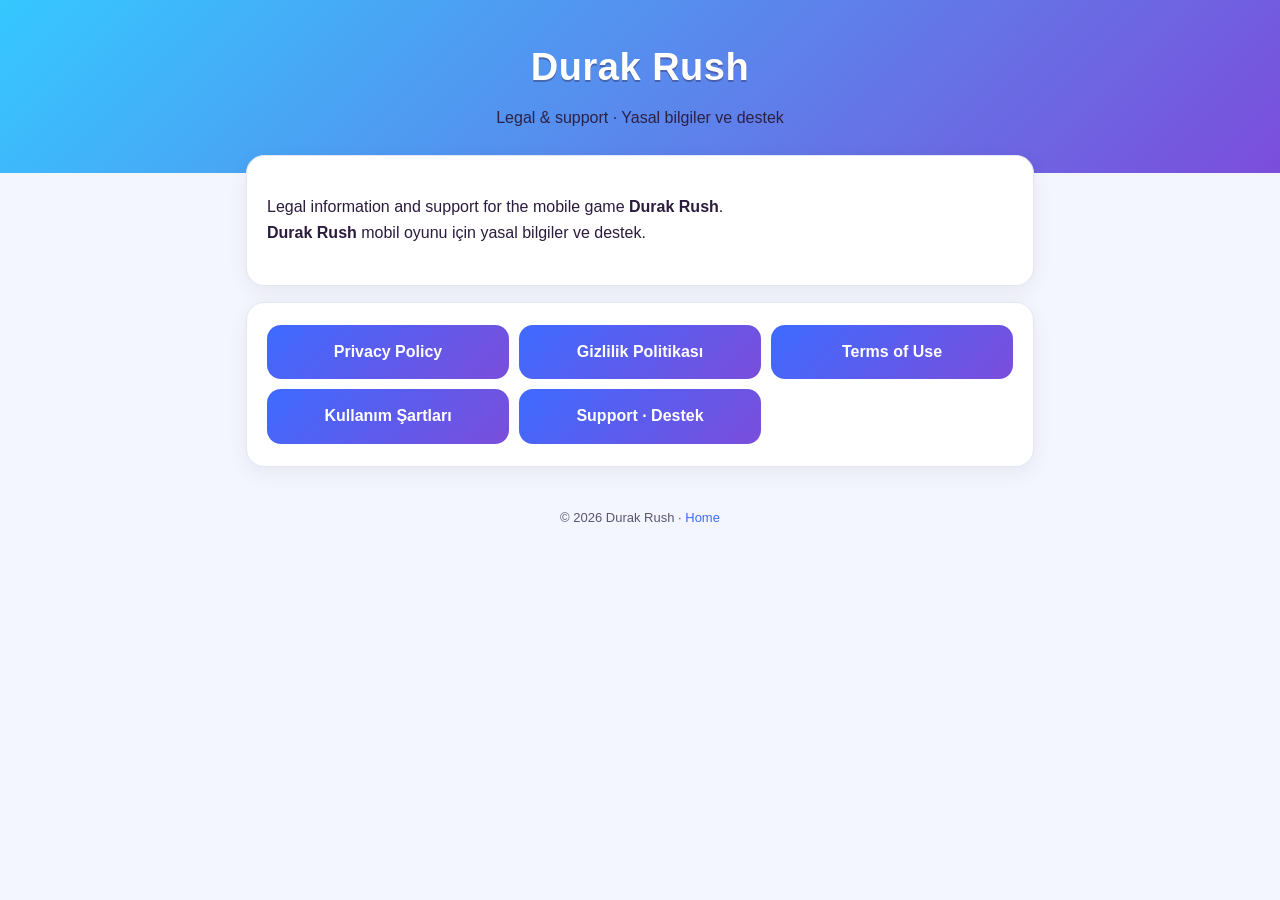
<file: index.html>
<!doctype html>
<html lang="en"><head><meta charset="utf-8"><meta name="viewport" content="width=device-width,initial-scale=1">
<title>Durak Rush Legal · Durak Rush</title><meta name="description" content="Legal & support · Yasal bilgiler ve destek">
<link rel="stylesheet" href="style.css"></head><body>
<header class="hero"><h1>Durak Rush</h1><p>Legal & support · Yasal bilgiler ve destek</p><nav class="langs"></nav></header>
<main>
<div class="card">
<p>Legal information and support for the mobile game <strong>Durak Rush</strong>.<br>
<strong>Durak Rush</strong> mobil oyunu için yasal bilgiler ve destek.</p>
</div>
<div class="card links">
<a href="privacy.html">Privacy Policy</a><a href="privacy-tr.html">Gizlilik Politikası</a>
<a href="terms.html">Terms of Use</a><a href="terms-tr.html">Kullanım Şartları</a>
<a href="support.html">Support · Destek</a>
</div></main>
<footer>© 2026 Durak Rush · <a href="index.html">Home</a></footer>
</body></html>
</file>
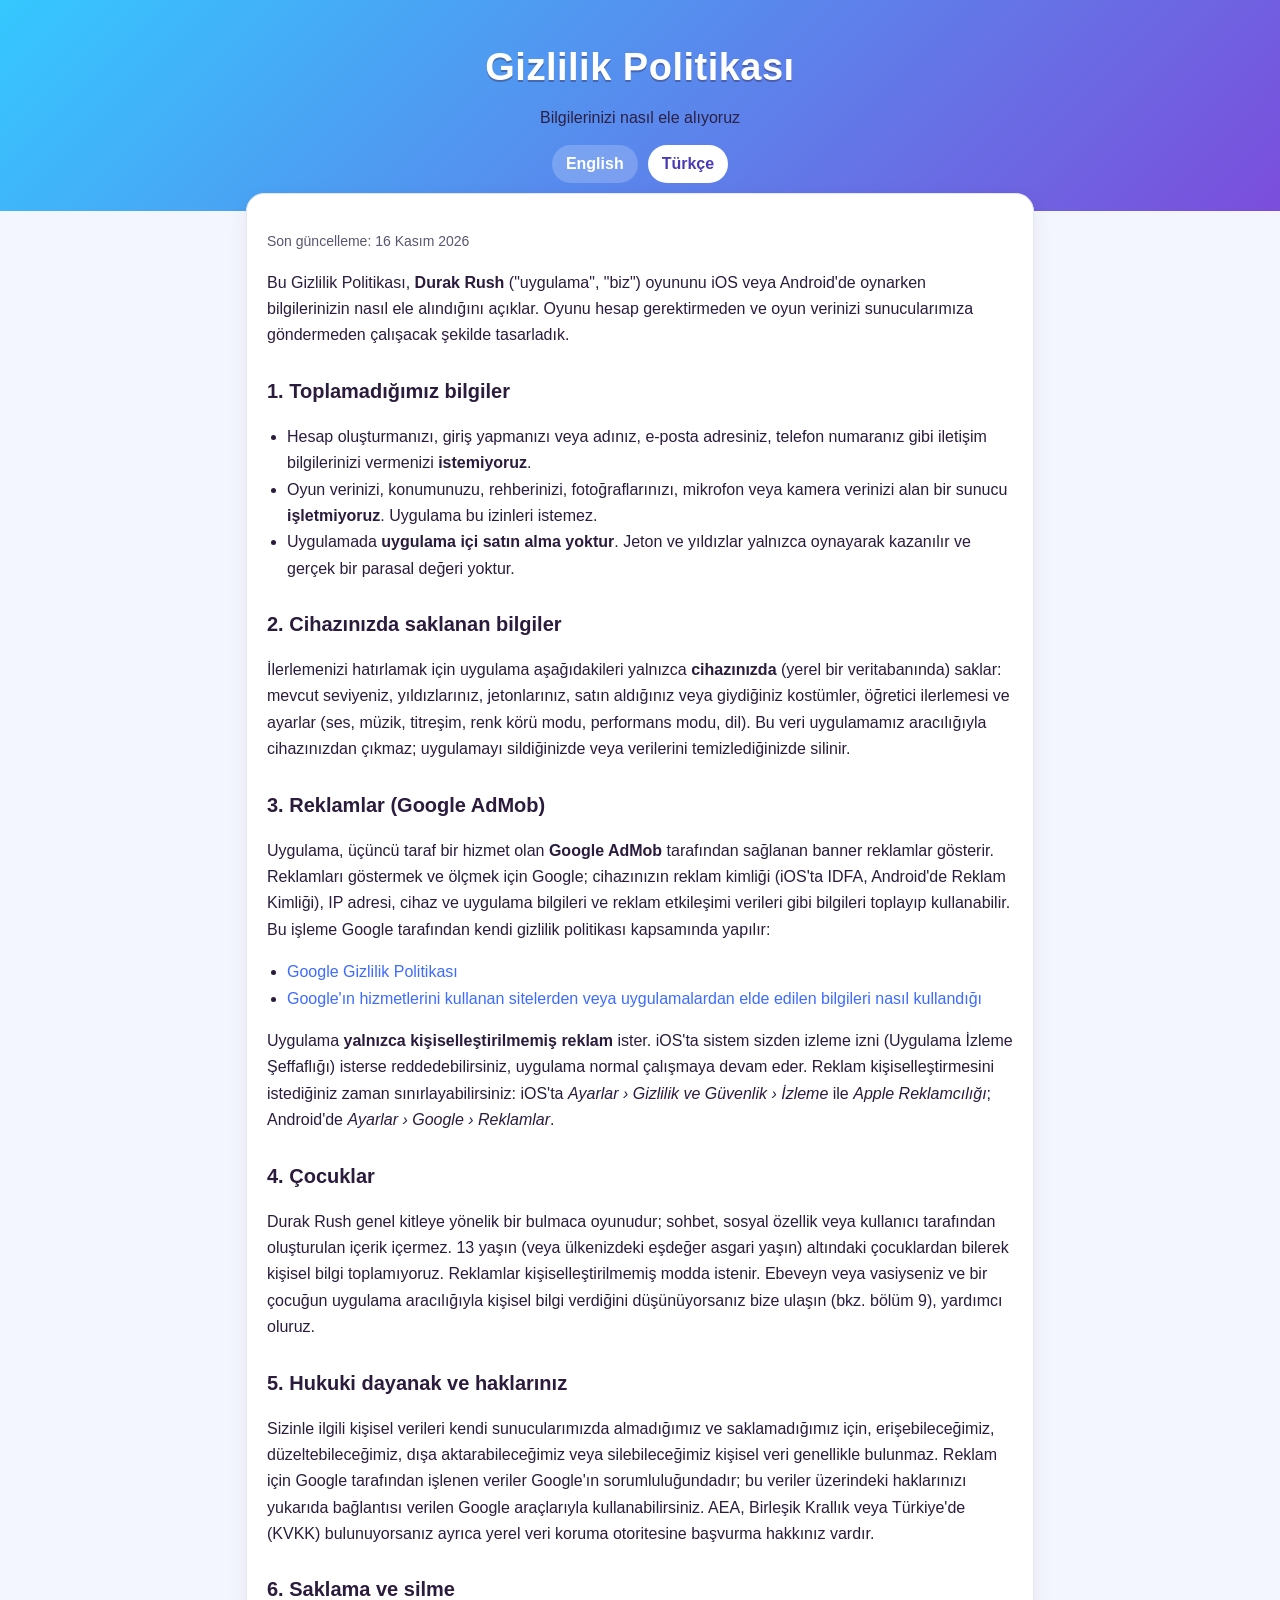
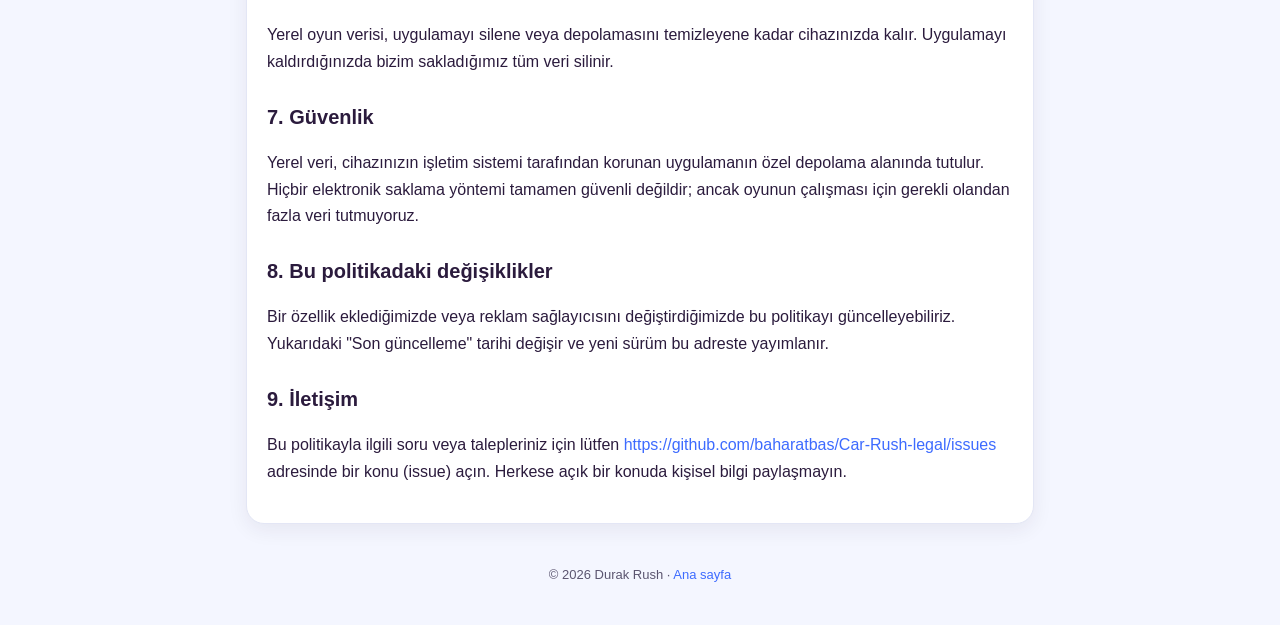
<file: privacy-tr.html>
<!doctype html>
<html lang="tr"><head><meta charset="utf-8"><meta name="viewport" content="width=device-width,initial-scale=1">
<title>Gizlilik Politikası · Durak Rush</title><meta name="description" content="Bilgilerinizi nasıl ele alıyoruz">
<link rel="stylesheet" href="style.css"></head><body>
<header class="hero"><h1>Gizlilik Politikası</h1><p>Bilgilerinizi nasıl ele alıyoruz</p><nav class="langs"><a href="privacy.html" class="">English</a><a href="privacy-tr.html" class="on">Türkçe</a></nav></header>
<main>
<div class="card">
<p class="muted">Son güncelleme: 16 Kasım 2026</p>
<p>Bu Gizlilik Politikası, <strong>Durak Rush</strong> ("uygulama", "biz") oyununu iOS veya Android'de oynarken bilgilerinizin nasıl ele alındığını açıklar. Oyunu hesap gerektirmeden ve oyun verinizi sunucularımıza göndermeden çalışacak şekilde tasarladık.</p>

<h2>1. Toplamadığımız bilgiler</h2>
<ul>
<li>Hesap oluşturmanızı, giriş yapmanızı veya adınız, e-posta adresiniz, telefon numaranız gibi iletişim bilgilerinizi vermenizi <strong>istemiyoruz</strong>.</li>
<li>Oyun verinizi, konumunuzu, rehberinizi, fotoğraflarınızı, mikrofon veya kamera verinizi alan bir sunucu <strong>işletmiyoruz</strong>. Uygulama bu izinleri istemez.</li>
<li>Uygulamada <strong>uygulama içi satın alma yoktur</strong>. Jeton ve yıldızlar yalnızca oynayarak kazanılır ve gerçek bir parasal değeri yoktur.</li>
</ul>

<h2>2. Cihazınızda saklanan bilgiler</h2>
<p>İlerlemenizi hatırlamak için uygulama aşağıdakileri yalnızca <strong>cihazınızda</strong> (yerel bir veritabanında) saklar: mevcut seviyeniz, yıldızlarınız, jetonlarınız, satın aldığınız veya giydiğiniz kostümler, öğretici ilerlemesi ve ayarlar (ses, müzik, titreşim, renk körü modu, performans modu, dil). Bu veri uygulamamız aracılığıyla cihazınızdan çıkmaz; uygulamayı sildiğinizde veya verilerini temizlediğinizde silinir.</p>

<h2>3. Reklamlar (Google AdMob)</h2>
<p>Uygulama, üçüncü taraf bir hizmet olan <strong>Google AdMob</strong> tarafından sağlanan banner reklamlar gösterir. Reklamları göstermek ve ölçmek için Google; cihazınızın reklam kimliği (iOS'ta IDFA, Android'de Reklam Kimliği), IP adresi, cihaz ve uygulama bilgileri ve reklam etkileşimi verileri gibi bilgileri toplayıp kullanabilir. Bu işleme Google tarafından kendi gizlilik politikası kapsamında yapılır:</p>
<ul>
<li><a href="https://policies.google.com/privacy?hl=tr">Google Gizlilik Politikası</a></li>
<li><a href="https://policies.google.com/technologies/partner-sites?hl=tr">Google'ın hizmetlerini kullanan sitelerden veya uygulamalardan elde edilen bilgileri nasıl kullandığı</a></li>
</ul>
<p>Uygulama <strong>yalnızca kişiselleştirilmemiş reklam</strong> ister. iOS'ta sistem sizden izleme izni (Uygulama İzleme Şeffaflığı) isterse reddedebilirsiniz, uygulama normal çalışmaya devam eder. Reklam kişiselleştirmesini istediğiniz zaman sınırlayabilirsiniz: iOS'ta <em>Ayarlar › Gizlilik ve Güvenlik › İzleme</em> ile <em>Apple Reklamcılığı</em>; Android'de <em>Ayarlar › Google › Reklamlar</em>.</p>

<h2>4. Çocuklar</h2>
<p>Durak Rush genel kitleye yönelik bir bulmaca oyunudur; sohbet, sosyal özellik veya kullanıcı tarafından oluşturulan içerik içermez. 13 yaşın (veya ülkenizdeki eşdeğer asgari yaşın) altındaki çocuklardan bilerek kişisel bilgi toplamıyoruz. Reklamlar kişiselleştirilmemiş modda istenir. Ebeveyn veya vasiyseniz ve bir çocuğun uygulama aracılığıyla kişisel bilgi verdiğini düşünüyorsanız bize ulaşın (bkz. bölüm 9), yardımcı oluruz.</p>

<h2>5. Hukuki dayanak ve haklarınız</h2>
<p>Sizinle ilgili kişisel verileri kendi sunucularımızda almadığımız ve saklamadığımız için, erişebileceğimiz, düzeltebileceğimiz, dışa aktarabileceğimiz veya silebileceğimiz kişisel veri genellikle bulunmaz. Reklam için Google tarafından işlenen veriler Google'ın sorumluluğundadır; bu veriler üzerindeki haklarınızı yukarıda bağlantısı verilen Google araçlarıyla kullanabilirsiniz. AEA, Birleşik Krallık veya Türkiye'de (KVKK) bulunuyorsanız ayrıca yerel veri koruma otoritesine başvurma hakkınız vardır.</p>

<h2>6. Saklama ve silme</h2>
<p>Yerel oyun verisi, uygulamayı silene veya depolamasını temizleyene kadar cihazınızda kalır. Uygulamayı kaldırdığınızda bizim sakladığımız tüm veri silinir.</p>

<h2>7. Güvenlik</h2>
<p>Yerel veri, cihazınızın işletim sistemi tarafından korunan uygulamanın özel depolama alanında tutulur. Hiçbir elektronik saklama yöntemi tamamen güvenli değildir; ancak oyunun çalışması için gerekli olandan fazla veri tutmuyoruz.</p>

<h2>8. Bu politikadaki değişiklikler</h2>
<p>Bir özellik eklediğimizde veya reklam sağlayıcısını değiştirdiğimizde bu politikayı güncelleyebiliriz. Yukarıdaki "Son güncelleme" tarihi değişir ve yeni sürüm bu adreste yayımlanır.</p>

<h2>9. İletişim</h2>
<p>Bu politikayla ilgili soru veya talepleriniz için lütfen <a href="https://github.com/baharatbas/Car-Rush-legal/issues">https://github.com/baharatbas/Car-Rush-legal/issues</a> adresinde bir konu (issue) açın. Herkese açık bir konuda kişisel bilgi paylaşmayın.</p>
</div></main>
<footer>© 2026 Durak Rush · <a href="index.html">Ana sayfa</a></footer>
</body></html>
</file>
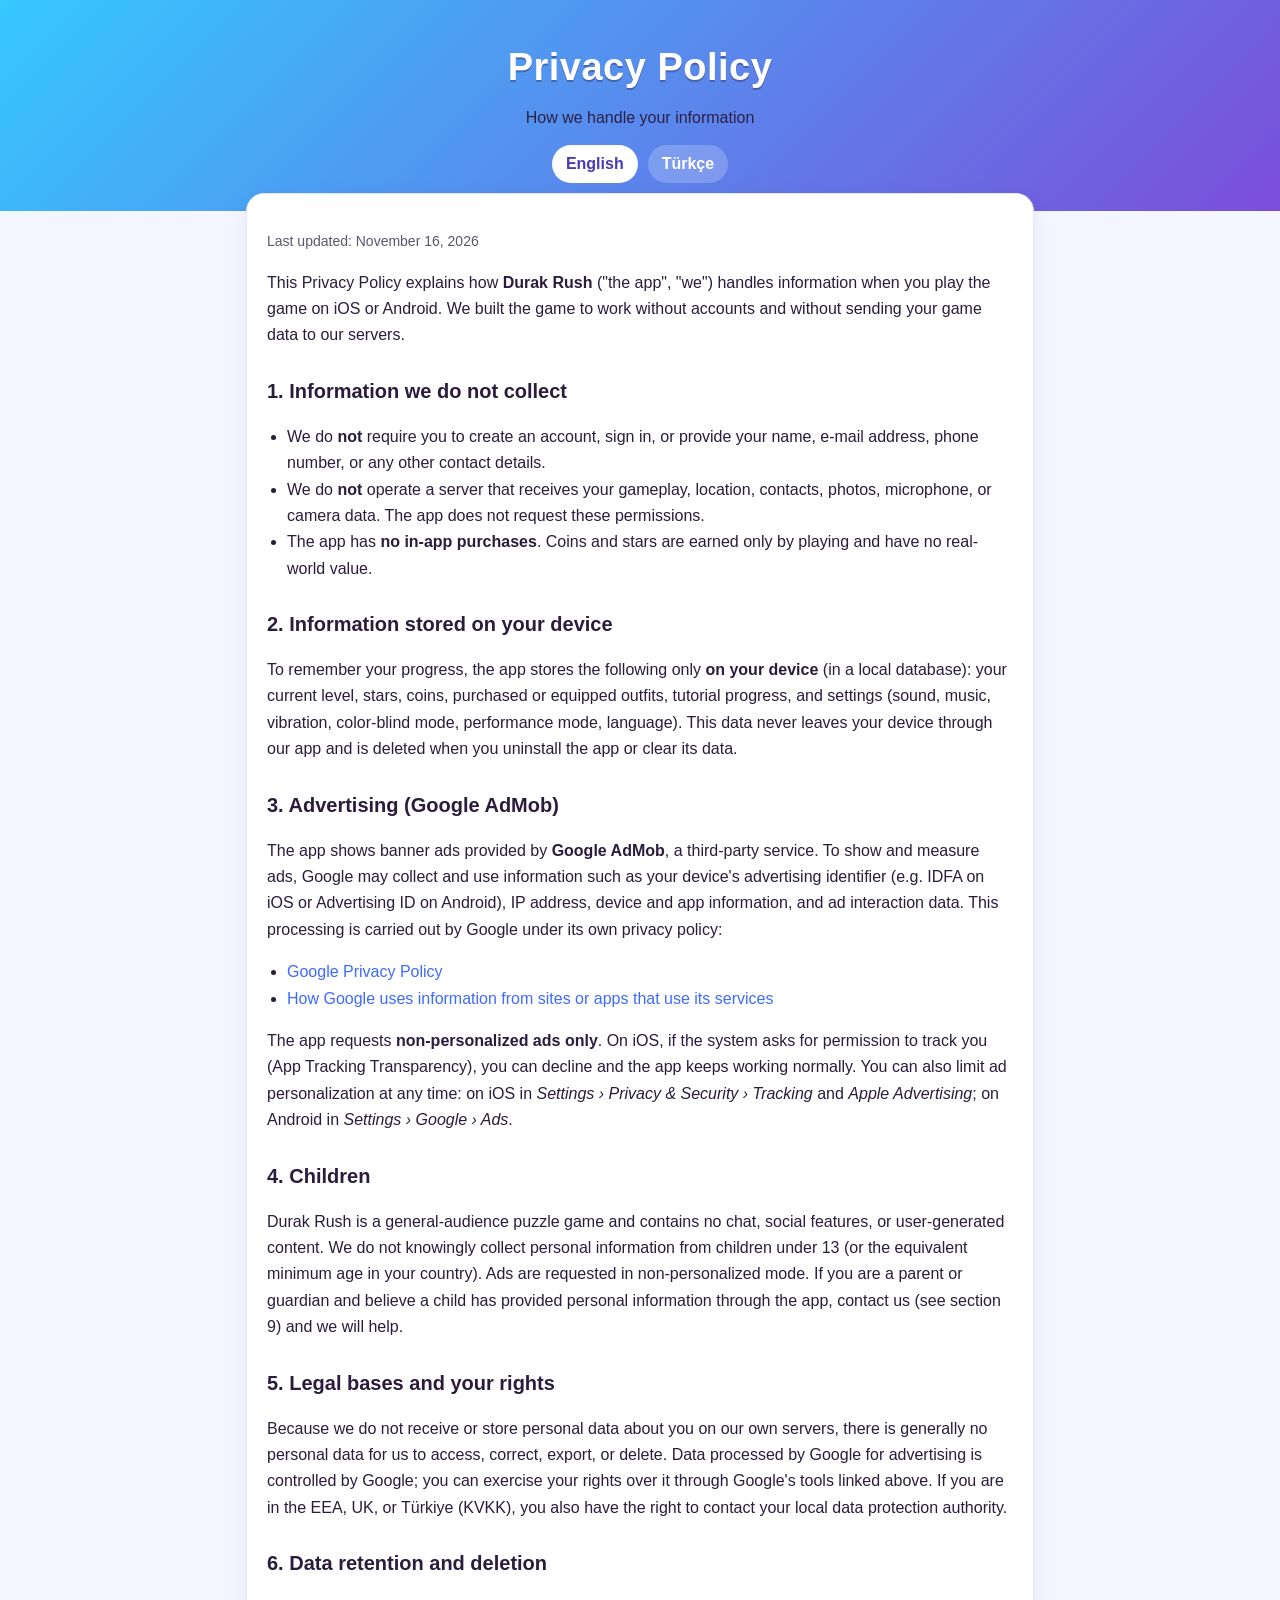
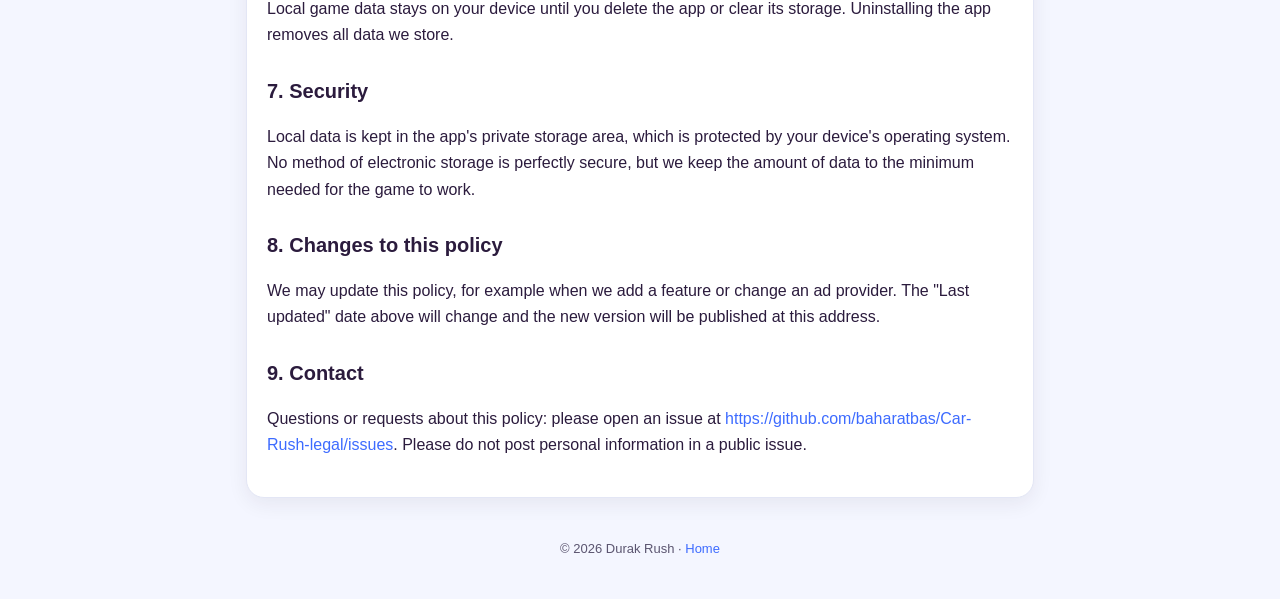
<file: privacy.html>
<!doctype html>
<html lang="en"><head><meta charset="utf-8"><meta name="viewport" content="width=device-width,initial-scale=1">
<title>Privacy Policy · Durak Rush</title><meta name="description" content="How we handle your information">
<link rel="stylesheet" href="style.css"></head><body>
<header class="hero"><h1>Privacy Policy</h1><p>How we handle your information</p><nav class="langs"><a href="privacy.html" class="on">English</a><a href="privacy-tr.html" class="">Türkçe</a></nav></header>
<main>
<div class="card">
<p class="muted">Last updated: November 16, 2026</p>
<p>This Privacy Policy explains how <strong>Durak Rush</strong> ("the app", "we") handles information when you play the game on iOS or Android. We built the game to work without accounts and without sending your game data to our servers.</p>

<h2>1. Information we do not collect</h2>
<ul>
<li>We do <strong>not</strong> require you to create an account, sign in, or provide your name, e-mail address, phone number, or any other contact details.</li>
<li>We do <strong>not</strong> operate a server that receives your gameplay, location, contacts, photos, microphone, or camera data. The app does not request these permissions.</li>
<li>The app has <strong>no in-app purchases</strong>. Coins and stars are earned only by playing and have no real-world value.</li>
</ul>

<h2>2. Information stored on your device</h2>
<p>To remember your progress, the app stores the following only <strong>on your device</strong> (in a local database): your current level, stars, coins, purchased or equipped outfits, tutorial progress, and settings (sound, music, vibration, color-blind mode, performance mode, language). This data never leaves your device through our app and is deleted when you uninstall the app or clear its data.</p>

<h2>3. Advertising (Google AdMob)</h2>
<p>The app shows banner ads provided by <strong>Google AdMob</strong>, a third-party service. To show and measure ads, Google may collect and use information such as your device's advertising identifier (e.g. IDFA on iOS or Advertising ID on Android), IP address, device and app information, and ad interaction data. This processing is carried out by Google under its own privacy policy:</p>
<ul>
<li><a href="https://policies.google.com/privacy">Google Privacy Policy</a></li>
<li><a href="https://policies.google.com/technologies/partner-sites">How Google uses information from sites or apps that use its services</a></li>
</ul>
<p>The app requests <strong>non-personalized ads only</strong>. On iOS, if the system asks for permission to track you (App Tracking Transparency), you can decline and the app keeps working normally. You can also limit ad personalization at any time: on iOS in <em>Settings › Privacy &amp; Security › Tracking</em> and <em>Apple Advertising</em>; on Android in <em>Settings › Google › Ads</em>.</p>

<h2>4. Children</h2>
<p>Durak Rush is a general-audience puzzle game and contains no chat, social features, or user-generated content. We do not knowingly collect personal information from children under 13 (or the equivalent minimum age in your country). Ads are requested in non-personalized mode. If you are a parent or guardian and believe a child has provided personal information through the app, contact us (see section 9) and we will help.</p>

<h2>5. Legal bases and your rights</h2>
<p>Because we do not receive or store personal data about you on our own servers, there is generally no personal data for us to access, correct, export, or delete. Data processed by Google for advertising is controlled by Google; you can exercise your rights over it through Google's tools linked above. If you are in the EEA, UK, or Türkiye (KVKK), you also have the right to contact your local data protection authority.</p>

<h2>6. Data retention and deletion</h2>
<p>Local game data stays on your device until you delete the app or clear its storage. Uninstalling the app removes all data we store.</p>

<h2>7. Security</h2>
<p>Local data is kept in the app's private storage area, which is protected by your device's operating system. No method of electronic storage is perfectly secure, but we keep the amount of data to the minimum needed for the game to work.</p>

<h2>8. Changes to this policy</h2>
<p>We may update this policy, for example when we add a feature or change an ad provider. The "Last updated" date above will change and the new version will be published at this address.</p>

<h2>9. Contact</h2>
<p>Questions or requests about this policy: please open an issue at <a href="https://github.com/baharatbas/Car-Rush-legal/issues">https://github.com/baharatbas/Car-Rush-legal/issues</a>. Please do not post personal information in a public issue.</p>
</div></main>
<footer>© 2026 Durak Rush · <a href="index.html">Home</a></footer>
</body></html>
</file>
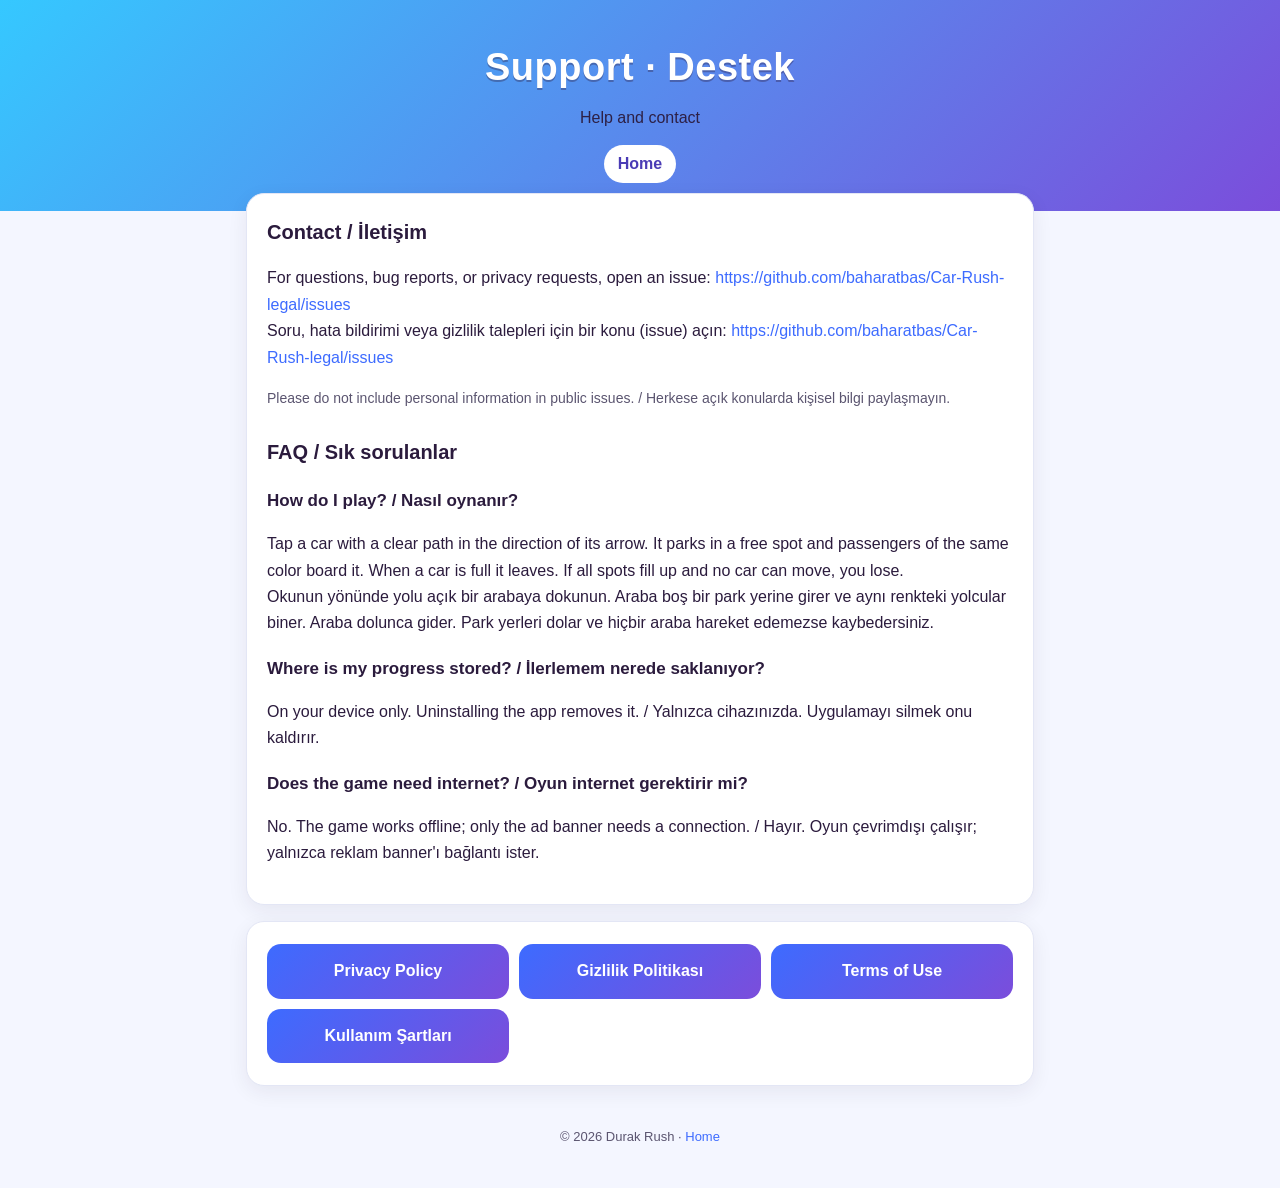
<file: support.html>
<!doctype html>
<html lang="en"><head><meta charset="utf-8"><meta name="viewport" content="width=device-width,initial-scale=1">
<title>Support · Durak Rush</title><meta name="description" content="Help and contact">
<link rel="stylesheet" href="style.css"></head><body>
<header class="hero"><h1>Support · Destek</h1><p>Help and contact</p><nav class="langs"><a href="index.html" class="on">Home</a></nav></header>
<main>
<div class="card">
<h2>Contact / İletişim</h2>
<p>For questions, bug reports, or privacy requests, open an issue: <a href="https://github.com/baharatbas/Car-Rush-legal/issues">https://github.com/baharatbas/Car-Rush-legal/issues</a><br>
Soru, hata bildirimi veya gizlilik talepleri için bir konu (issue) açın: <a href="https://github.com/baharatbas/Car-Rush-legal/issues">https://github.com/baharatbas/Car-Rush-legal/issues</a></p>
<p class="muted">Please do not include personal information in public issues. / Herkese açık konularda kişisel bilgi paylaşmayın.</p>
<h2>FAQ / Sık sorulanlar</h2>
<h3>How do I play? / Nasıl oynanır?</h3>
<p>Tap a car with a clear path in the direction of its arrow. It parks in a free spot and passengers of the same color board it. When a car is full it leaves. If all spots fill up and no car can move, you lose.<br>
Okunun yönünde yolu açık bir arabaya dokunun. Araba boş bir park yerine girer ve aynı renkteki yolcular biner. Araba dolunca gider. Park yerleri dolar ve hiçbir araba hareket edemezse kaybedersiniz.</p>
<h3>Where is my progress stored? / İlerlemem nerede saklanıyor?</h3>
<p>On your device only. Uninstalling the app removes it. / Yalnızca cihazınızda. Uygulamayı silmek onu kaldırır.</p>
<h3>Does the game need internet? / Oyun internet gerektirir mi?</h3>
<p>No. The game works offline; only the ad banner needs a connection. / Hayır. Oyun çevrimdışı çalışır; yalnızca reklam banner'ı bağlantı ister.</p>
</div>
<div class="card links">
<a href="privacy.html">Privacy Policy</a><a href="privacy-tr.html">Gizlilik Politikası</a>
<a href="terms.html">Terms of Use</a><a href="terms-tr.html">Kullanım Şartları</a>
</div></main>
<footer>© 2026 Durak Rush · <a href="index.html">Home</a></footer>
</body></html>
</file>
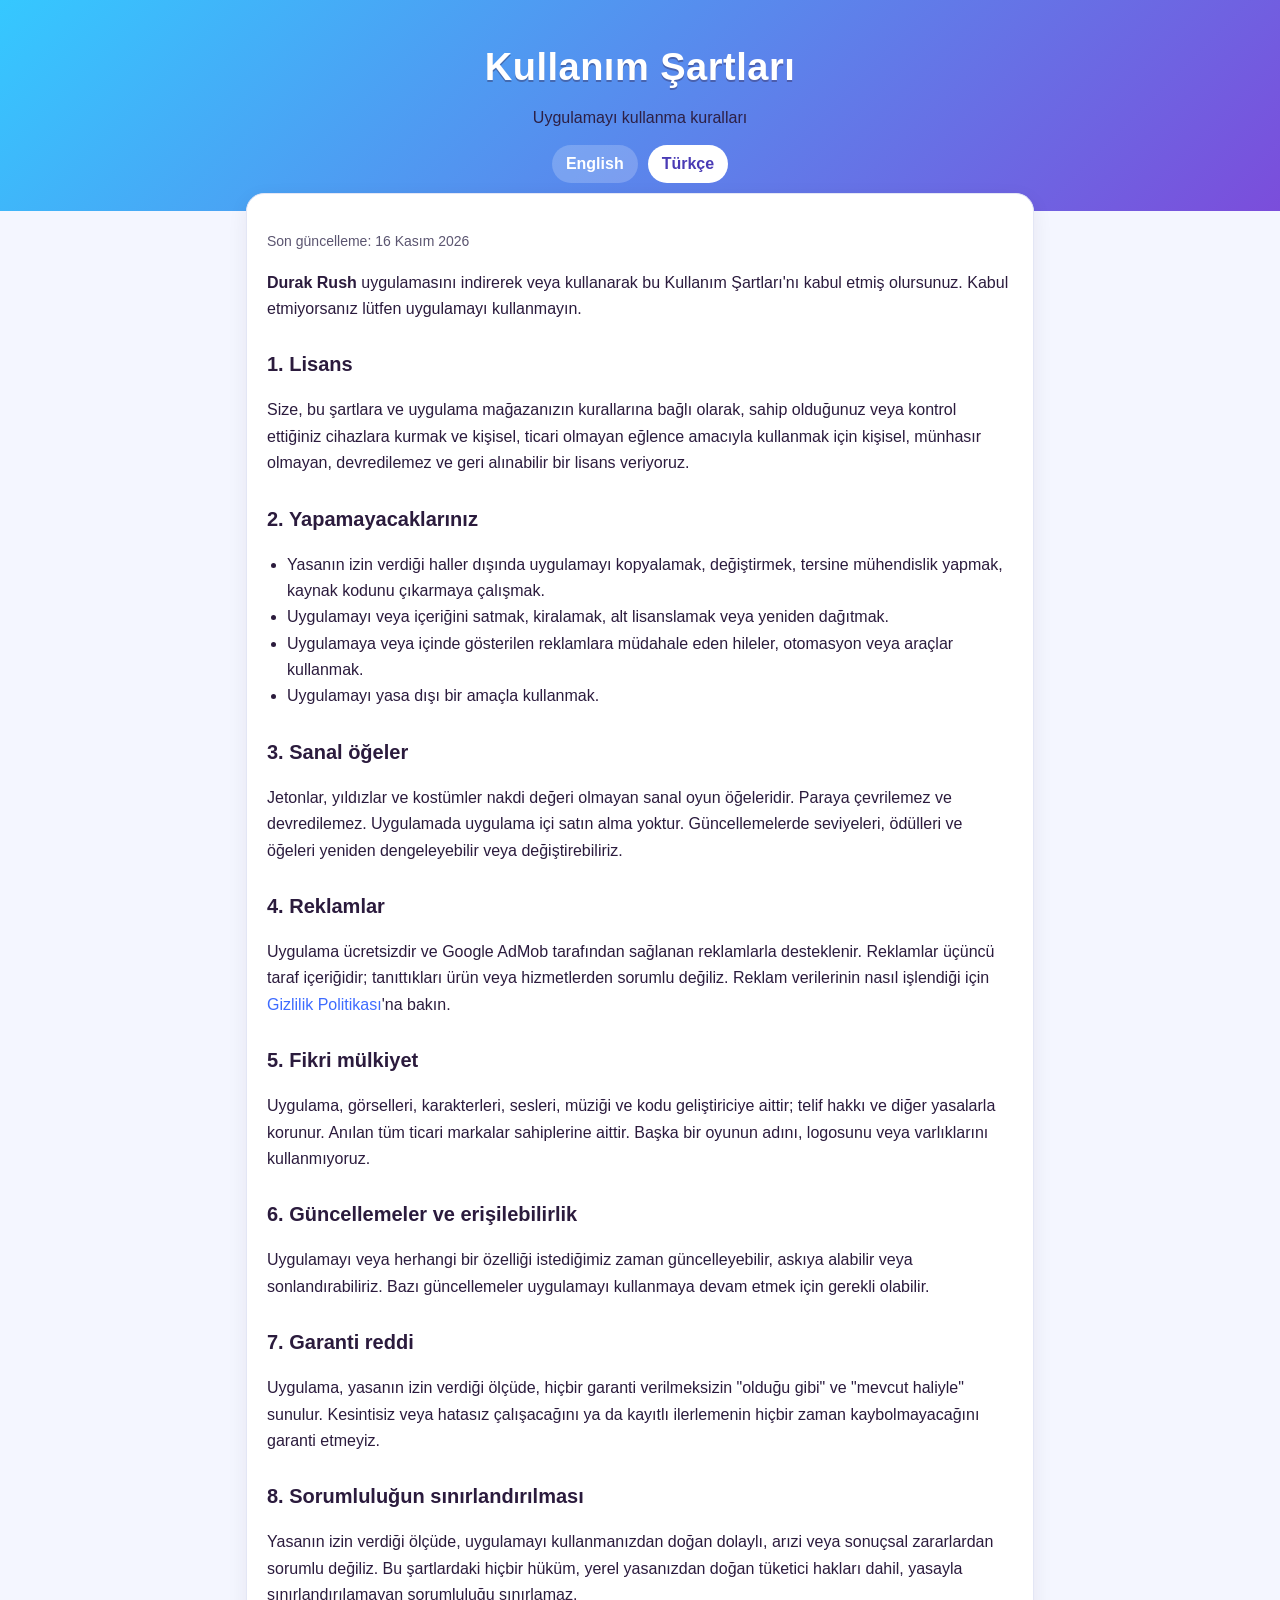
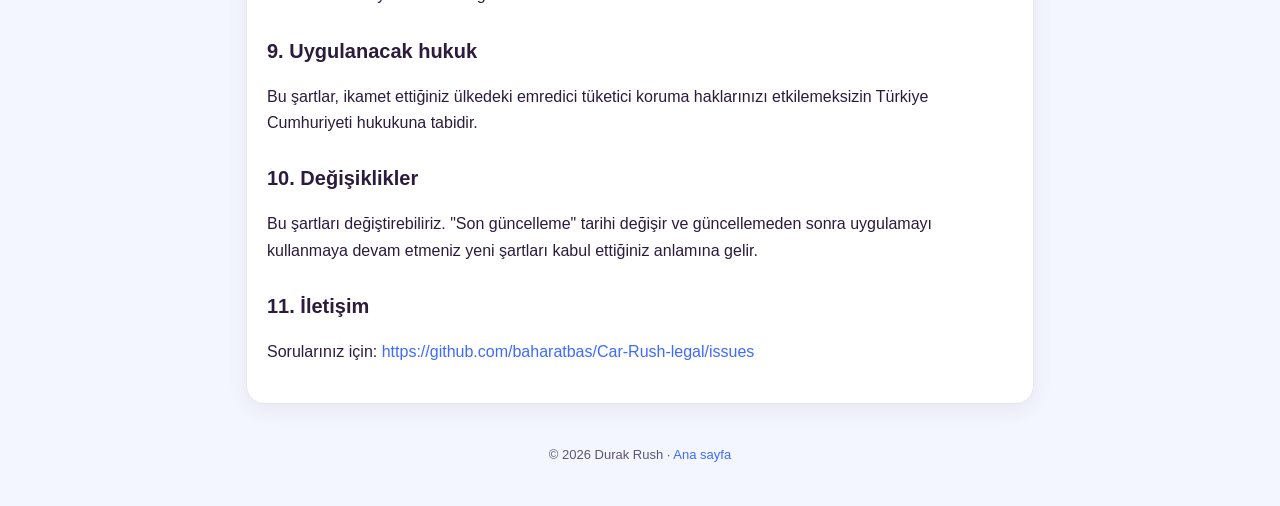
<file: terms-tr.html>
<!doctype html>
<html lang="tr"><head><meta charset="utf-8"><meta name="viewport" content="width=device-width,initial-scale=1">
<title>Kullanım Şartları · Durak Rush</title><meta name="description" content="Uygulamayı kullanma kuralları">
<link rel="stylesheet" href="style.css"></head><body>
<header class="hero"><h1>Kullanım Şartları</h1><p>Uygulamayı kullanma kuralları</p><nav class="langs"><a href="terms.html" class="">English</a><a href="terms-tr.html" class="on">Türkçe</a></nav></header>
<main>
<div class="card">
<p class="muted">Son güncelleme: 16 Kasım 2026</p>
<p><strong>Durak Rush</strong> uygulamasını indirerek veya kullanarak bu Kullanım Şartları'nı kabul etmiş olursunuz. Kabul etmiyorsanız lütfen uygulamayı kullanmayın.</p>
<h2>1. Lisans</h2>
<p>Size, bu şartlara ve uygulama mağazanızın kurallarına bağlı olarak, sahip olduğunuz veya kontrol ettiğiniz cihazlara kurmak ve kişisel, ticari olmayan eğlence amacıyla kullanmak için kişisel, münhasır olmayan, devredilemez ve geri alınabilir bir lisans veriyoruz.</p>
<h2>2. Yapamayacaklarınız</h2>
<ul>
<li>Yasanın izin verdiği haller dışında uygulamayı kopyalamak, değiştirmek, tersine mühendislik yapmak, kaynak kodunu çıkarmaya çalışmak.</li>
<li>Uygulamayı veya içeriğini satmak, kiralamak, alt lisanslamak veya yeniden dağıtmak.</li>
<li>Uygulamaya veya içinde gösterilen reklamlara müdahale eden hileler, otomasyon veya araçlar kullanmak.</li>
<li>Uygulamayı yasa dışı bir amaçla kullanmak.</li>
</ul>
<h2>3. Sanal öğeler</h2>
<p>Jetonlar, yıldızlar ve kostümler nakdi değeri olmayan sanal oyun öğeleridir. Paraya çevrilemez ve devredilemez. Uygulamada uygulama içi satın alma yoktur. Güncellemelerde seviyeleri, ödülleri ve öğeleri yeniden dengeleyebilir veya değiştirebiliriz.</p>
<h2>4. Reklamlar</h2>
<p>Uygulama ücretsizdir ve Google AdMob tarafından sağlanan reklamlarla desteklenir. Reklamlar üçüncü taraf içeriğidir; tanıttıkları ürün veya hizmetlerden sorumlu değiliz. Reklam verilerinin nasıl işlendiği için <a href="privacy-tr.html">Gizlilik Politikası</a>'na bakın.</p>
<h2>5. Fikri mülkiyet</h2>
<p>Uygulama, görselleri, karakterleri, sesleri, müziği ve kodu geliştiriciye aittir; telif hakkı ve diğer yasalarla korunur. Anılan tüm ticari markalar sahiplerine aittir. Başka bir oyunun adını, logosunu veya varlıklarını kullanmıyoruz.</p>
<h2>6. Güncellemeler ve erişilebilirlik</h2>
<p>Uygulamayı veya herhangi bir özelliği istediğimiz zaman güncelleyebilir, askıya alabilir veya sonlandırabiliriz. Bazı güncellemeler uygulamayı kullanmaya devam etmek için gerekli olabilir.</p>
<h2>7. Garanti reddi</h2>
<p>Uygulama, yasanın izin verdiği ölçüde, hiçbir garanti verilmeksizin "olduğu gibi" ve "mevcut haliyle" sunulur. Kesintisiz veya hatasız çalışacağını ya da kayıtlı ilerlemenin hiçbir zaman kaybolmayacağını garanti etmeyiz.</p>
<h2>8. Sorumluluğun sınırlandırılması</h2>
<p>Yasanın izin verdiği ölçüde, uygulamayı kullanmanızdan doğan dolaylı, arızi veya sonuçsal zararlardan sorumlu değiliz. Bu şartlardaki hiçbir hüküm, yerel yasanızdan doğan tüketici hakları dahil, yasayla sınırlandırılamayan sorumluluğu sınırlamaz.</p>
<h2>9. Uygulanacak hukuk</h2>
<p>Bu şartlar, ikamet ettiğiniz ülkedeki emredici tüketici koruma haklarınızı etkilemeksizin Türkiye Cumhuriyeti hukukuna tabidir.</p>
<h2>10. Değişiklikler</h2>
<p>Bu şartları değiştirebiliriz. "Son güncelleme" tarihi değişir ve güncellemeden sonra uygulamayı kullanmaya devam etmeniz yeni şartları kabul ettiğiniz anlamına gelir.</p>
<h2>11. İletişim</h2>
<p>Sorularınız için: <a href="https://github.com/baharatbas/Car-Rush-legal/issues">https://github.com/baharatbas/Car-Rush-legal/issues</a></p>
</div></main>
<footer>© 2026 Durak Rush · <a href="index.html">Ana sayfa</a></footer>
</body></html>
</file>
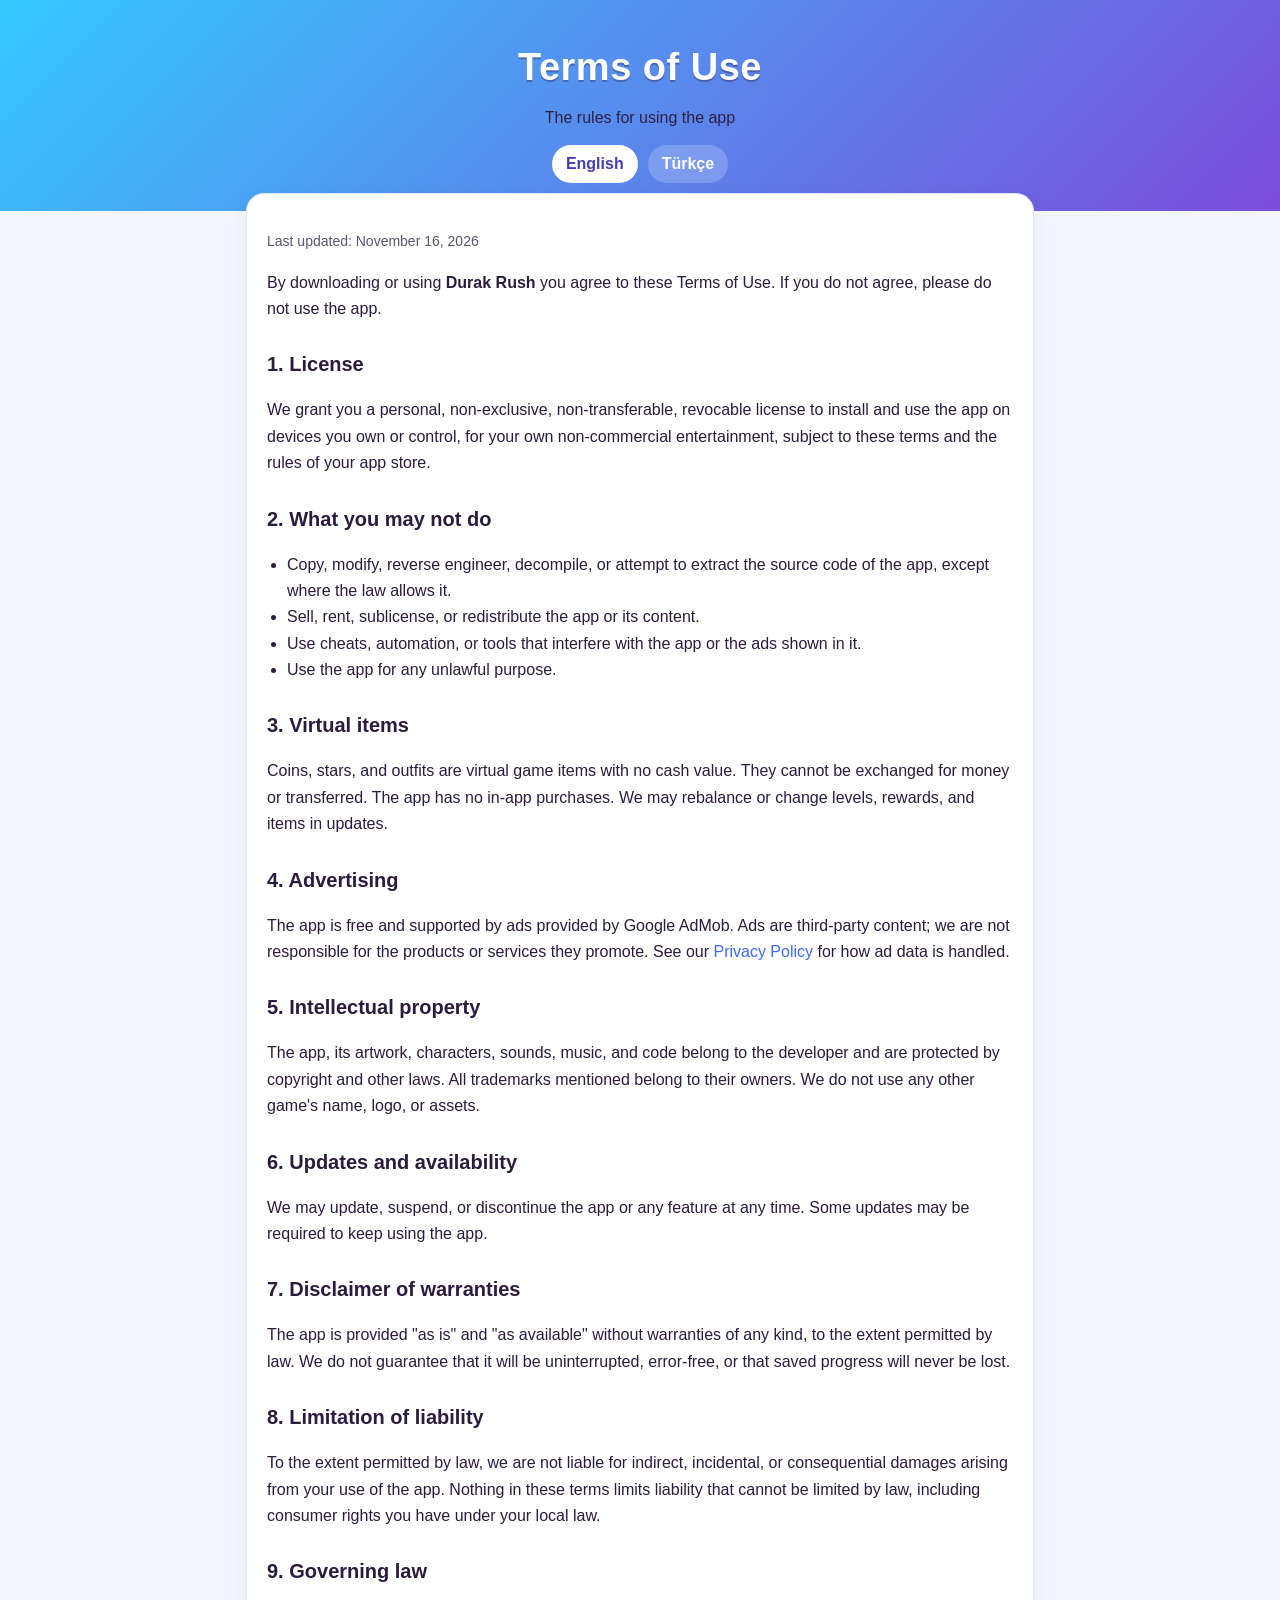
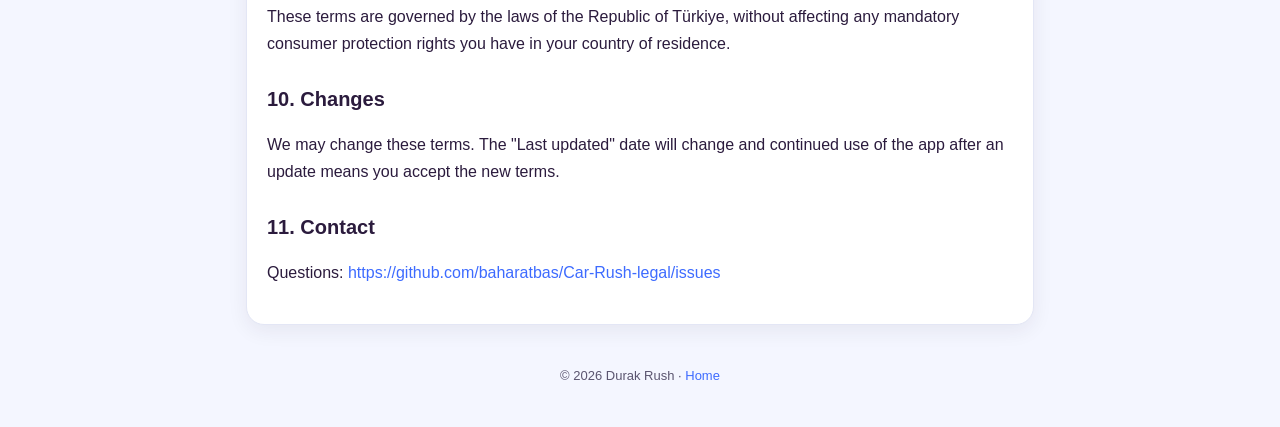
<file: terms.html>
<!doctype html>
<html lang="en"><head><meta charset="utf-8"><meta name="viewport" content="width=device-width,initial-scale=1">
<title>Terms of Use · Durak Rush</title><meta name="description" content="The rules for using the app">
<link rel="stylesheet" href="style.css"></head><body>
<header class="hero"><h1>Terms of Use</h1><p>The rules for using the app</p><nav class="langs"><a href="terms.html" class="on">English</a><a href="terms-tr.html" class="">Türkçe</a></nav></header>
<main>
<div class="card">
<p class="muted">Last updated: November 16, 2026</p>
<p>By downloading or using <strong>Durak Rush</strong> you agree to these Terms of Use. If you do not agree, please do not use the app.</p>
<h2>1. License</h2>
<p>We grant you a personal, non-exclusive, non-transferable, revocable license to install and use the app on devices you own or control, for your own non-commercial entertainment, subject to these terms and the rules of your app store.</p>
<h2>2. What you may not do</h2>
<ul>
<li>Copy, modify, reverse engineer, decompile, or attempt to extract the source code of the app, except where the law allows it.</li>
<li>Sell, rent, sublicense, or redistribute the app or its content.</li>
<li>Use cheats, automation, or tools that interfere with the app or the ads shown in it.</li>
<li>Use the app for any unlawful purpose.</li>
</ul>
<h2>3. Virtual items</h2>
<p>Coins, stars, and outfits are virtual game items with no cash value. They cannot be exchanged for money or transferred. The app has no in-app purchases. We may rebalance or change levels, rewards, and items in updates.</p>
<h2>4. Advertising</h2>
<p>The app is free and supported by ads provided by Google AdMob. Ads are third-party content; we are not responsible for the products or services they promote. See our <a href="privacy.html">Privacy Policy</a> for how ad data is handled.</p>
<h2>5. Intellectual property</h2>
<p>The app, its artwork, characters, sounds, music, and code belong to the developer and are protected by copyright and other laws. All trademarks mentioned belong to their owners. We do not use any other game's name, logo, or assets.</p>
<h2>6. Updates and availability</h2>
<p>We may update, suspend, or discontinue the app or any feature at any time. Some updates may be required to keep using the app.</p>
<h2>7. Disclaimer of warranties</h2>
<p>The app is provided "as is" and "as available" without warranties of any kind, to the extent permitted by law. We do not guarantee that it will be uninterrupted, error-free, or that saved progress will never be lost.</p>
<h2>8. Limitation of liability</h2>
<p>To the extent permitted by law, we are not liable for indirect, incidental, or consequential damages arising from your use of the app. Nothing in these terms limits liability that cannot be limited by law, including consumer rights you have under your local law.</p>
<h2>9. Governing law</h2>
<p>These terms are governed by the laws of the Republic of Türkiye, without affecting any mandatory consumer protection rights you have in your country of residence.</p>
<h2>10. Changes</h2>
<p>We may change these terms. The "Last updated" date will change and continued use of the app after an update means you accept the new terms.</p>
<h2>11. Contact</h2>
<p>Questions: <a href="https://github.com/baharatbas/Car-Rush-legal/issues">https://github.com/baharatbas/Car-Rush-legal/issues</a></p>
</div></main>
<footer>© 2026 Durak Rush · <a href="index.html">Home</a></footer>
</body></html>
</file>
<file: style.css>
:root{--bg:#f4f6ff;--card:#fff;--ink:#2b1b3d;--muted:#5b5570;--accent:#3d6bff;--accent2:#7b4ddb;--line:#e3e6f5}
@media (prefers-color-scheme:dark){:root{--bg:#14122a;--card:#1d1a3b;--ink:#f1efff;--muted:#b9b4d6;--accent:#8fb0ff;--accent2:#b79bff;--line:#2d2a57}}
*{box-sizing:border-box}html{-webkit-text-size-adjust:100%}
body{margin:0;background:var(--bg);color:var(--ink);font:16px/1.65 -apple-system,BlinkMacSystemFont,"Segoe UI",Roboto,Helvetica,Arial,sans-serif}
header.hero{background:linear-gradient(135deg,#35c8ff,#7b4ddb);color:#fff;padding:36px 16px 28px;text-align:center}
header.hero h1{margin:0 0 6px;font-size:clamp(26px,6vw,38px);letter-spacing:.5px;text-shadow:0 2px 0 rgba(43,27,61,.35)}
header.hero p{margin:0;opacity:.95}
main{max-width:820px;margin:-18px auto 40px;padding:0 16px}
.card{background:var(--card);border:1px solid var(--line);border-radius:18px;padding:22px 20px;margin:0 0 16px;box-shadow:0 6px 20px rgba(43,27,61,.07)}
h2{font-size:20px;margin:26px 0 8px}h2:first-child{margin-top:0}h3{font-size:17px;margin:18px 0 6px}
p,li{color:var(--ink)}.muted{color:var(--muted);font-size:14px}
a{color:var(--accent);text-decoration:none}a:hover{text-decoration:underline}
ul{padding-left:20px}
nav.langs{display:flex;gap:10px;justify-content:center;flex-wrap:wrap;margin:14px 0 0}
nav.langs a{background:rgba(255,255,255,.2);color:#fff;border-radius:999px;padding:6px 14px;font-weight:600}
nav.langs a.on{background:#fff;color:#4a3bb5}
.links{display:grid;gap:10px;grid-template-columns:repeat(auto-fit,minmax(220px,1fr))}
.links a{display:block;background:linear-gradient(135deg,var(--accent),var(--accent2));color:#fff;border-radius:14px;padding:14px 16px;font-weight:700;text-align:center}
.links a:hover{text-decoration:none;filter:brightness(1.07)}
footer{text-align:center;color:var(--muted);font-size:13px;padding:0 16px 40px}
</file>
